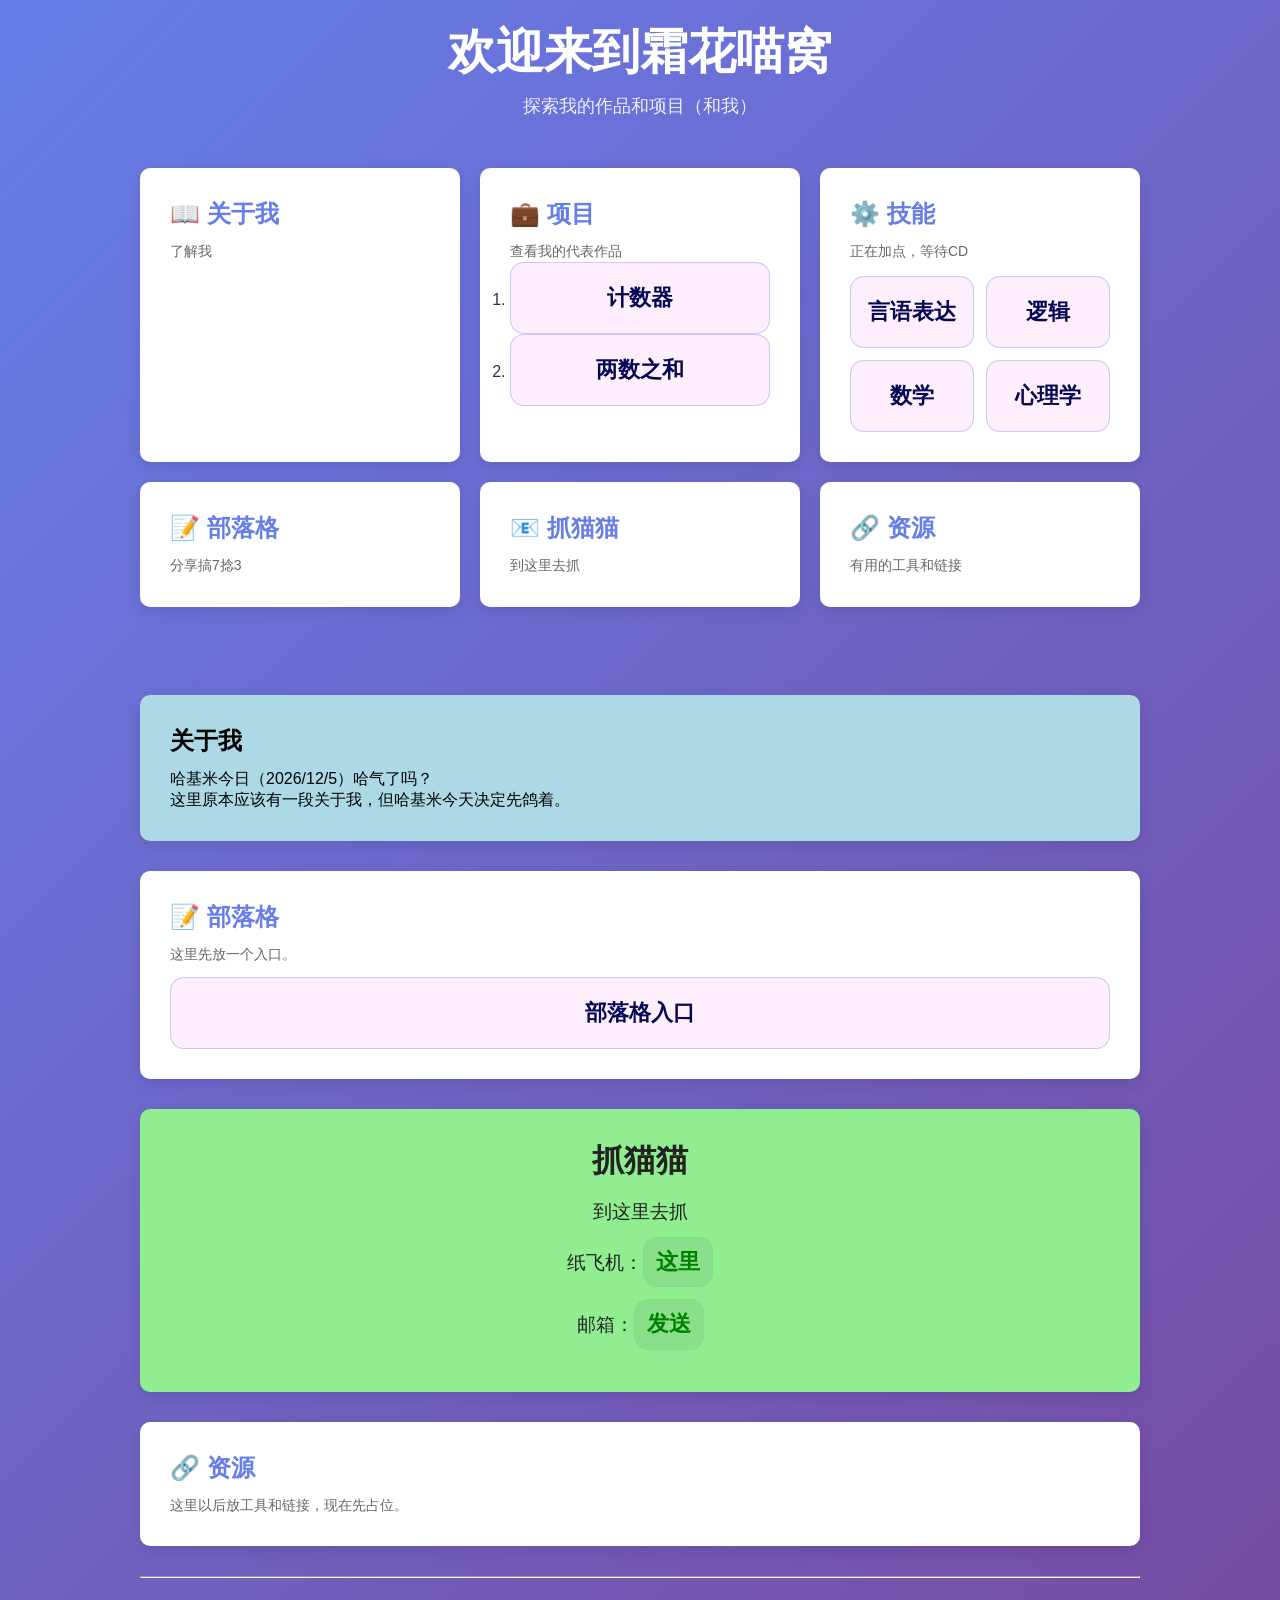
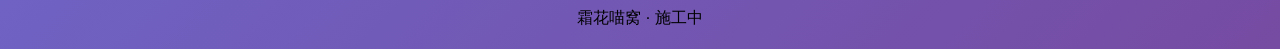
<file: index.html>
<!DOCTYPE html>
<html lang="zh-CN">

<head>
    <meta charset="UTF-8">
    <meta name="viewport" content="width=device-width, initial-scale=1.0">
    <title>个喵网站导航</title>
    <style>
        * {
            margin: 0;
            padding: 0;
            box-sizing: border-box;
        }

        html {
            scroll-behavior: smooth;
        }

        .content-section {
            background: white;
            border-radius: 10px;
            padding: 30px;
            margin-top: 30px;
            box-shadow: 0 4px 15px rgba(0, 0, 0, 0.1);
        }

        #about {
            background: lightblue;
            border-radius: 10px;
            padding: 30px;
            margin-top: 30px;
            box-shadow: 0 4px 15px rgba(0, 0, 0, 0.1);
        }

        #about h2 {
            margin-bottom: 12px;
        }

        #contact {
            background: lightgreen;
            border-radius: 10px;
            padding: 30px;
            margin-top: 30px;
            box-shadow: 0 4px 15px rgba(0, 0, 0, 0.1);
        }

        #contact p {
            text-align: center;
        }

        body {
            font-family: 'Segoe UI', Tahoma, Geneva, Verdana, sans-serif;
            background: linear-gradient(135deg, #667eea 0%, #764ba2 100%);
            min-height: 100vh;
            display: flex;
            align-items: center;
            justify-content: center;
            padding: 20px;
        }

        .container {
            max-width: 1000px;
            width: 100%;
        }

        header {
            text-align: center;
            color: white;
            margin-bottom: 50px;
        }

        h1 {
            font-size: 48px;
            margin-bottom: 10px;
        }

        .subtitle {
            font-size: 18px;
            opacity: 0.9;
        }

        .nav-grid {
            display: grid;
            grid-template-columns: repeat(auto-fit, minmax(250px, 1fr));
            gap: 20px;
            margin-bottom: 40px;
        }

        .nav-card {
            background: white;
            border-radius: 10px;
            padding: 30px;
            text-decoration: none;
            color: #333;
            transition: transform 0.3s, box-shadow 0.3s;
            box-shadow: 0 4px 15px rgba(0, 0, 0, 0.1);
        }

        .nav-card:hover {
            transform: translateY(-5px);
            box-shadow: 0 8px 25px rgba(0, 0, 0, 0.2);
        }

        .nav-card h3 {
            color: #667eea;
            margin-bottom: 10px;
            font-size: 24px;
        }

        .nav-card p {
            font-size: 14px;
            color: #666;
            line-height: 1.6;
        }

        .nav-card a {
            display: flex;
            flex-direction: column;
            align-items: center;
            justify-content: center;
            min-height: 72px;
            padding: 12px;
            border-radius: 14px;
            background: rgba(254, 126, 234, 0.12);
            border: 1px solid rgba(102, 126, 234, 0.35);
            color: #050854;
            text-decoration: none;
            font-weight: 700;
            font-size: 22px;
            line-height: 1.1;
            transition: transform 0.15s ease, background 0.15s ease;
        }

        footer {
            text-align: center;
        }

        .skills-grid {
            display: grid;
            grid-template-columns: repeat(2, minmax(0, 1fr));
            gap: 12px;
            margin-top: 14px;
        }

        .skill-btn {
            display: flex;
            flex-direction: column;
            align-items: center;
            justify-content: center;
            min-height: 72px;
            padding: 12px;
            border-radius: 14px;
            background: rgba(102, 126, 234, 0.12);
            border: 1px solid rgba(102, 126, 234, 0.35);
            color: #4f63d9;
            text-decoration: none;
            font-weight: 700;
            font-size: 22px;
            line-height: 1.1;
            transition: transform 0.15s ease, background 0.15s ease;
        }

        .skill-btn span {
            margin-top: 6px;
            font-size: 14px;
            font-weight: 500;
        }

        .skill-btn:hover {
            background: rgba(102, 126, 234, 0.2);
            transform: translateY(-1px);
        }

        .skill-btn:active {
            transform: scale(0.98);
        }

        .demos-btn {
            display: flex;
            flex-direction: column;
            align-items: center;
            justify-content: center;
            min-height: 72px;
            padding: 12px;
            border-radius: 14px;
            background: rgba(234, 126, 234, 0.12);
            border: 1px solid rgba(234, 126, 234, 0.35);
            color: #050854;
            text-decoration: none;
            font-weight: 700;
            font-size: 22px;
            line-height: 1.1;
            transition: transform 0.15s ease, background 0.15s ease;
        }

        .cnt {
            background: #98e68a;
            border-radius: 20px;
            padding: 24px;
            text-align: center;
            margin-top: 30px;
        }

        .cnt h2 {
            margin: 0 0 16px;
            font-size: 2rem;
            color: #222;
        }

        .cnt p {
            margin: 12px 0;
            font-size: 1.2rem;
            color: #222;
        }

        .cnt a {
            display: inline-block;
            padding: 12px;
            border-radius: 14px;
            background: rgba(100, 126, 100, 0.12);
            border: 1px solid rgba(100, 234, 100, 0.35);
            color: green;
            text-decoration: none;
            font-weight: 700;
            font-size: 22px;
            line-height: 1.1;
        }

        #blog,
        #resources {
            margin-top: 30px;
        }

        #blog a,
        #resources a {
            margin-top: 12px;
        }
    </style>
</head>

<body>
    <div class="container">
        <header>
            <h1>欢迎来到霜花喵窝</h1>
            <p class="subtitle">探索我的作品和项目（和我）</p>
        </header>

        <div class="nav-grid">
            <a href="#about" class="nav-card">
                <h3>📖 关于我</h3>
                <p>了解我</p>
            </a>

            <div class="nav-card">
                <h3>💼 项目</h3>
                <p>查看我的代表作品</p>
                <ol>
                    <li><a class="demos-btn" href="counter.html">计数器</a></li>
                    <li><a class="demos-btn" href="twosum.html">两数之和</a></li>
                </ol>
            </div>

            <div class="nav-card">
                <h3>⚙️ 技能</h3>
                <p>正在加点，等待CD</p>

                <div class="skills-grid">
                    <a class="skill-btn" href="/language.html">言语表达</a>
                    <a class="skill-btn" href="/logic.html">逻辑</a>
                    <a class="skill-btn" href="/math.html">数学</a>
                    <a class="skill-btn" href="/psychology.html">心理学</a>
                </div>
            </div>

            <a href="#blog" class="nav-card">
                <h3>📝 部落格</h3>
                <p>分享搞7捻3</p>
            </a>

            <a href="#contact" class="nav-card">
                <h3>📧 抓猫猫</h3>
                <p>到这里去抓</p>
            </a>

            <a href="#resources" class="nav-card">
                <h3>🔗 资源</h3>
                <p>有用的工具和链接</p>
            </a>
        </div>

        <br>

        <section class="about" id="about">
            <h2>关于我</h2>
            <p>哈基米今日（<span id="date"></span>）哈气了吗？</p>
            <p>这里原本应该有一段关于我，但哈基米今天决定先鸽着。</p>
        </section>

        <section id="blog" class="nav-card">
            <h3>📝 部落格</h3>
            <p>这里先放一个入口。</p>
            <a href="blog.html">部落格入口</a>
        </section>

        <section id="contact" class="cnt">
            <h2>抓猫猫</h2>
            <p>到这里去抓</p>
            <p>纸飞机：<a href="https://t.me/hanami_shouko" target="_blank" rel="noopener noreferrer">这里</a></p>
            <p>邮箱：<a href="mailto:hanamiakishimo@gmail.com">发送</a></p>
        </section>

        <section id="resources" class="nav-card">
            <h3>🔗 资源</h3>
            <p>这里以后放工具和链接，现在先占位。</p>
        </section>

        <hr style="margin: 30px 0;">

        <footer>
            <p>霜花喵窝 · 施工中</p>
        </footer>
    </div>

    <script>
        function updateDate() {
            const now = new Date();
            document.getElementById('date').textContent =
                now.toLocaleDateString('zh-CN');
        }
        updateDate();
    </script>
</body>

</html>
</file>
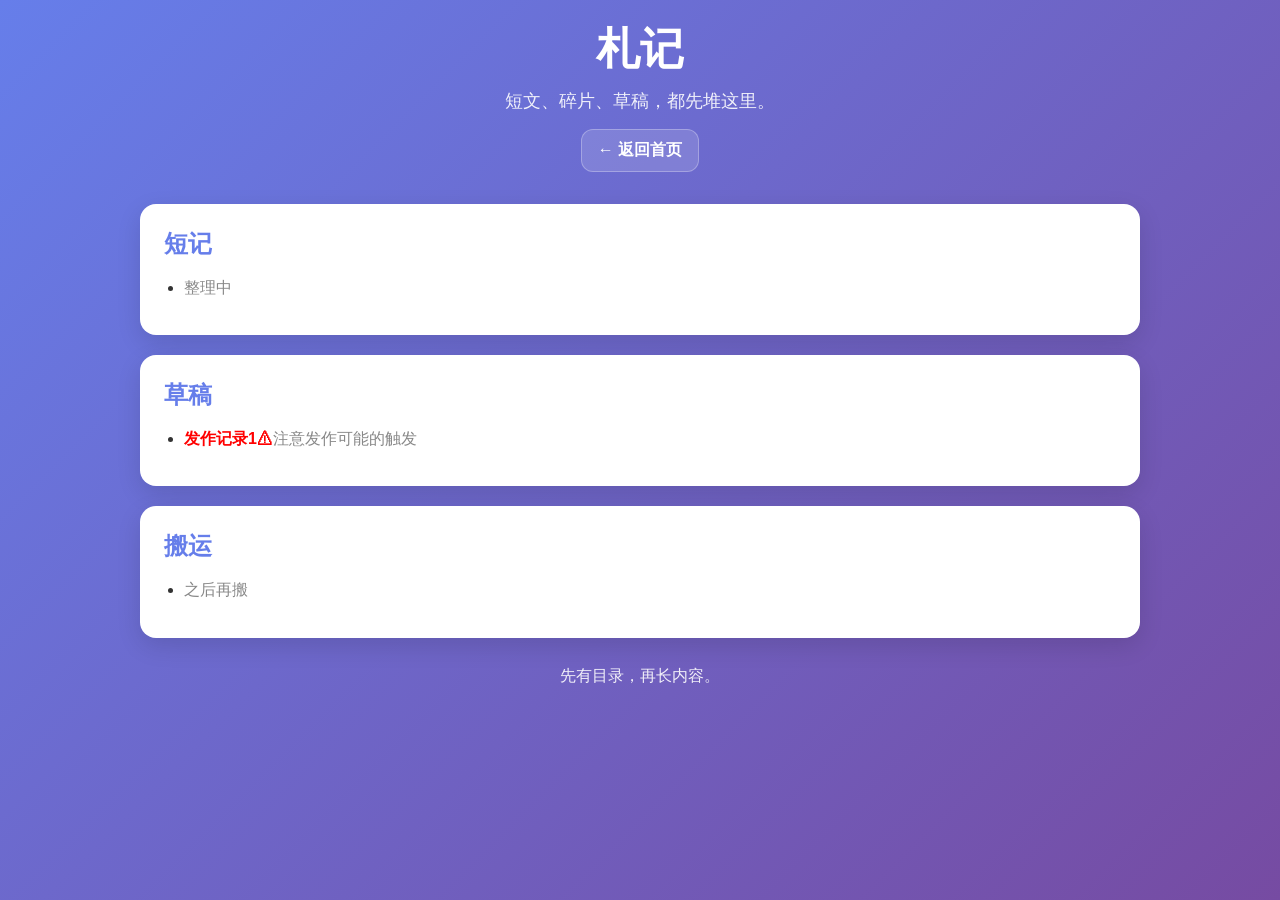
<file: blog.html>
<!DOCTYPE html>
<html lang="zh-CN">
<head>
  <meta charset="UTF-8" />
  <meta name="viewport" content="width=device-width, initial-scale=1.0" />
  <title>部落格 - 霜花喵窝</title>
  <link rel="stylesheet" href="notes.css" />
</head>
<body>
  <div class="container">
    <header class="page-header">
      <h1>札记</h1>
      <p class="subtitle">短文、碎片、草稿，都先堆这里。</p>
        
      <a class="back-link" href="index.html">← 返回首页</a>
    </header>

    <main class="notes-layout">
      <section class="notes-card">
        <h2>短记</h2>
        <ul class="notes-list">
          <li><span class="muted">整理中</span></li>
        </ul>
      </section>

      <section class="notes-card">
        <h2>草稿</h2>
        <ul class="notes-list">
          <li><span class="muted">
            <a style="color:red;" href="incident-1.html">发作记录1⚠</a>注意发作可能的触发
          </span></li>
        </ul>
      </section>

      <section class="notes-card">
        <h2>搬运</h2>
        <ul class="notes-list">
          <li><span class="muted">之后再搬</span></li>
        </ul>
      </section>
    </main>

    <footer class="page-footer">
      <p id="today-text">今天也先堆着。</p>
    </footer>
  </div>

  <script src="notes.js"></script>
</body>
                                              </html>
</file>
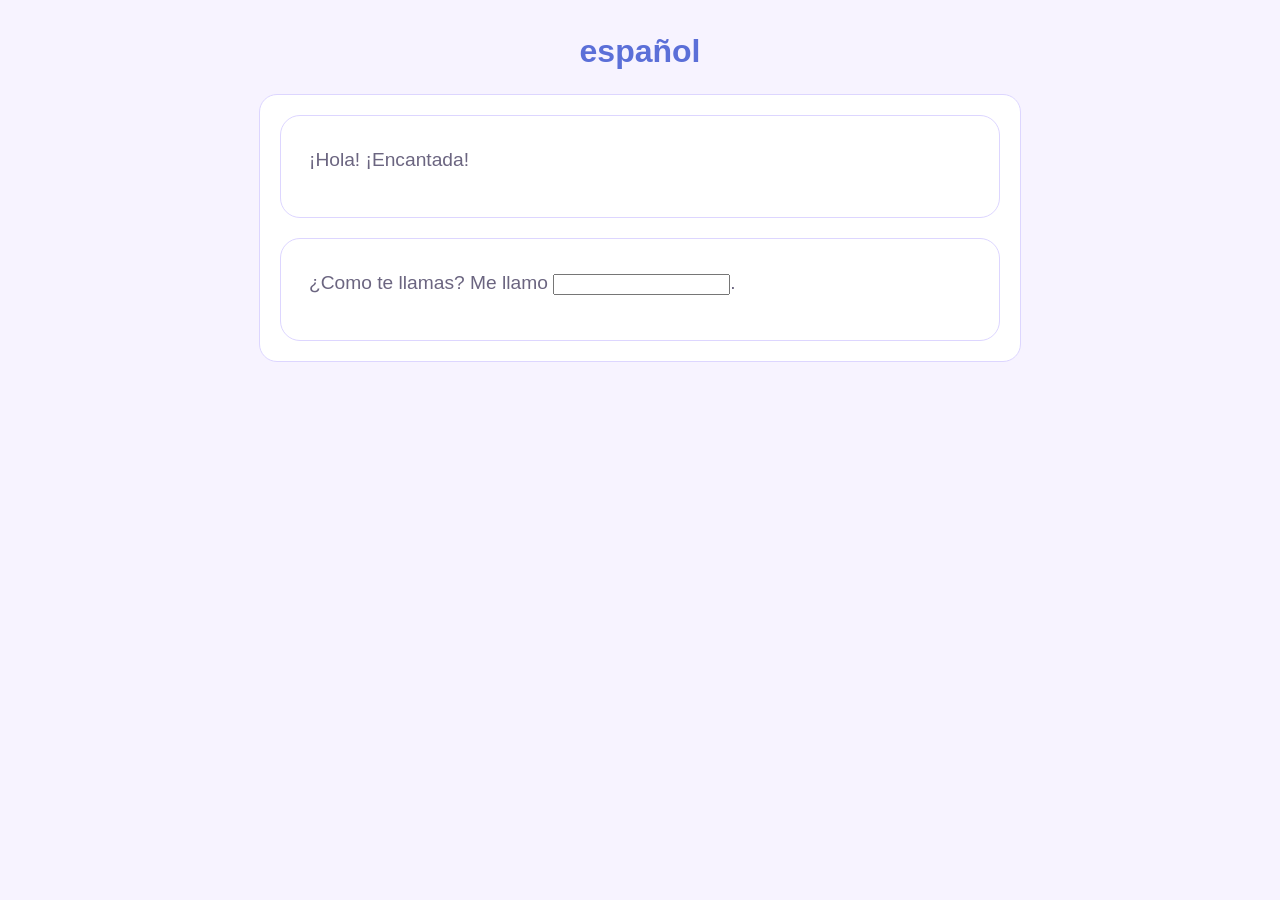
<file: Esp.html>
<html>
  <head>
    <link rel="stylesheet" href="style1.css">
    <title>西班牙语</title>
  </head>
  <body>
    <header>
     <h1>español</h1>
    </header>
    <main>
    <div class="card">
      <p>
¡Hola!
¡Encantada!

      </p>
    </div>
    <div class="card">
      <p>
      ¿Como te llamas?
        
      Me llamo <input type="text" name="nickname">.
      </p>
    </div>
    </main>
  </body>
</html>
</file>
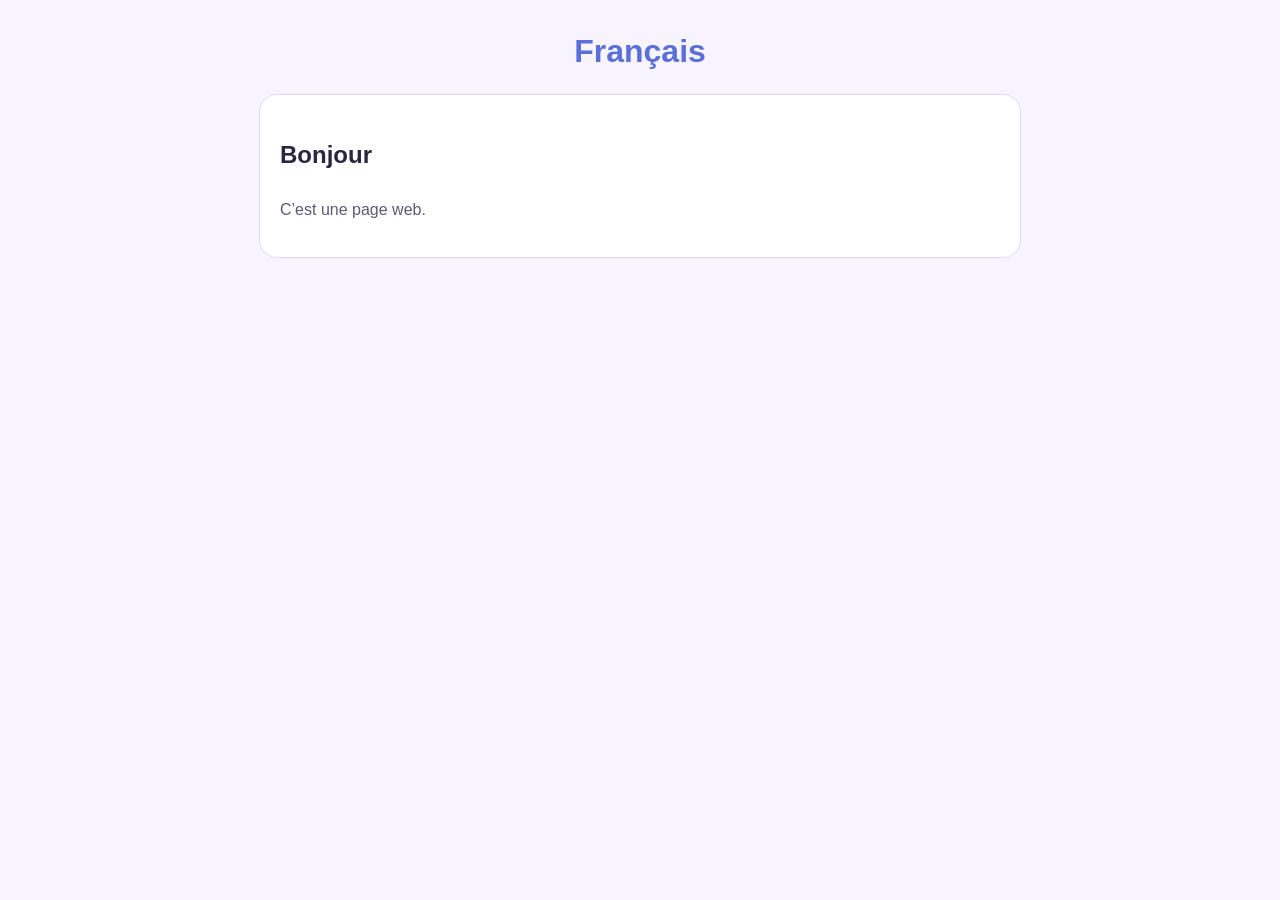
<file: frn.html>
<!DOCTYPE html>
<html lang="zh-CN">
<head>
    <meta charset="UTF-8">
    <meta name="viewport" content="width=device-width, initial-scale=1.0">
    <title>法语</title>
    <link rel="stylesheet" href="style1.css">
</head>
<body>
    <header>
        <h1>Français</h1>
    </header>
    <main>
        <p><h2>Bonjour</h2></p>
        <p>C’est une page web.</p>
    </main>
    
</body>
</html>
</file>
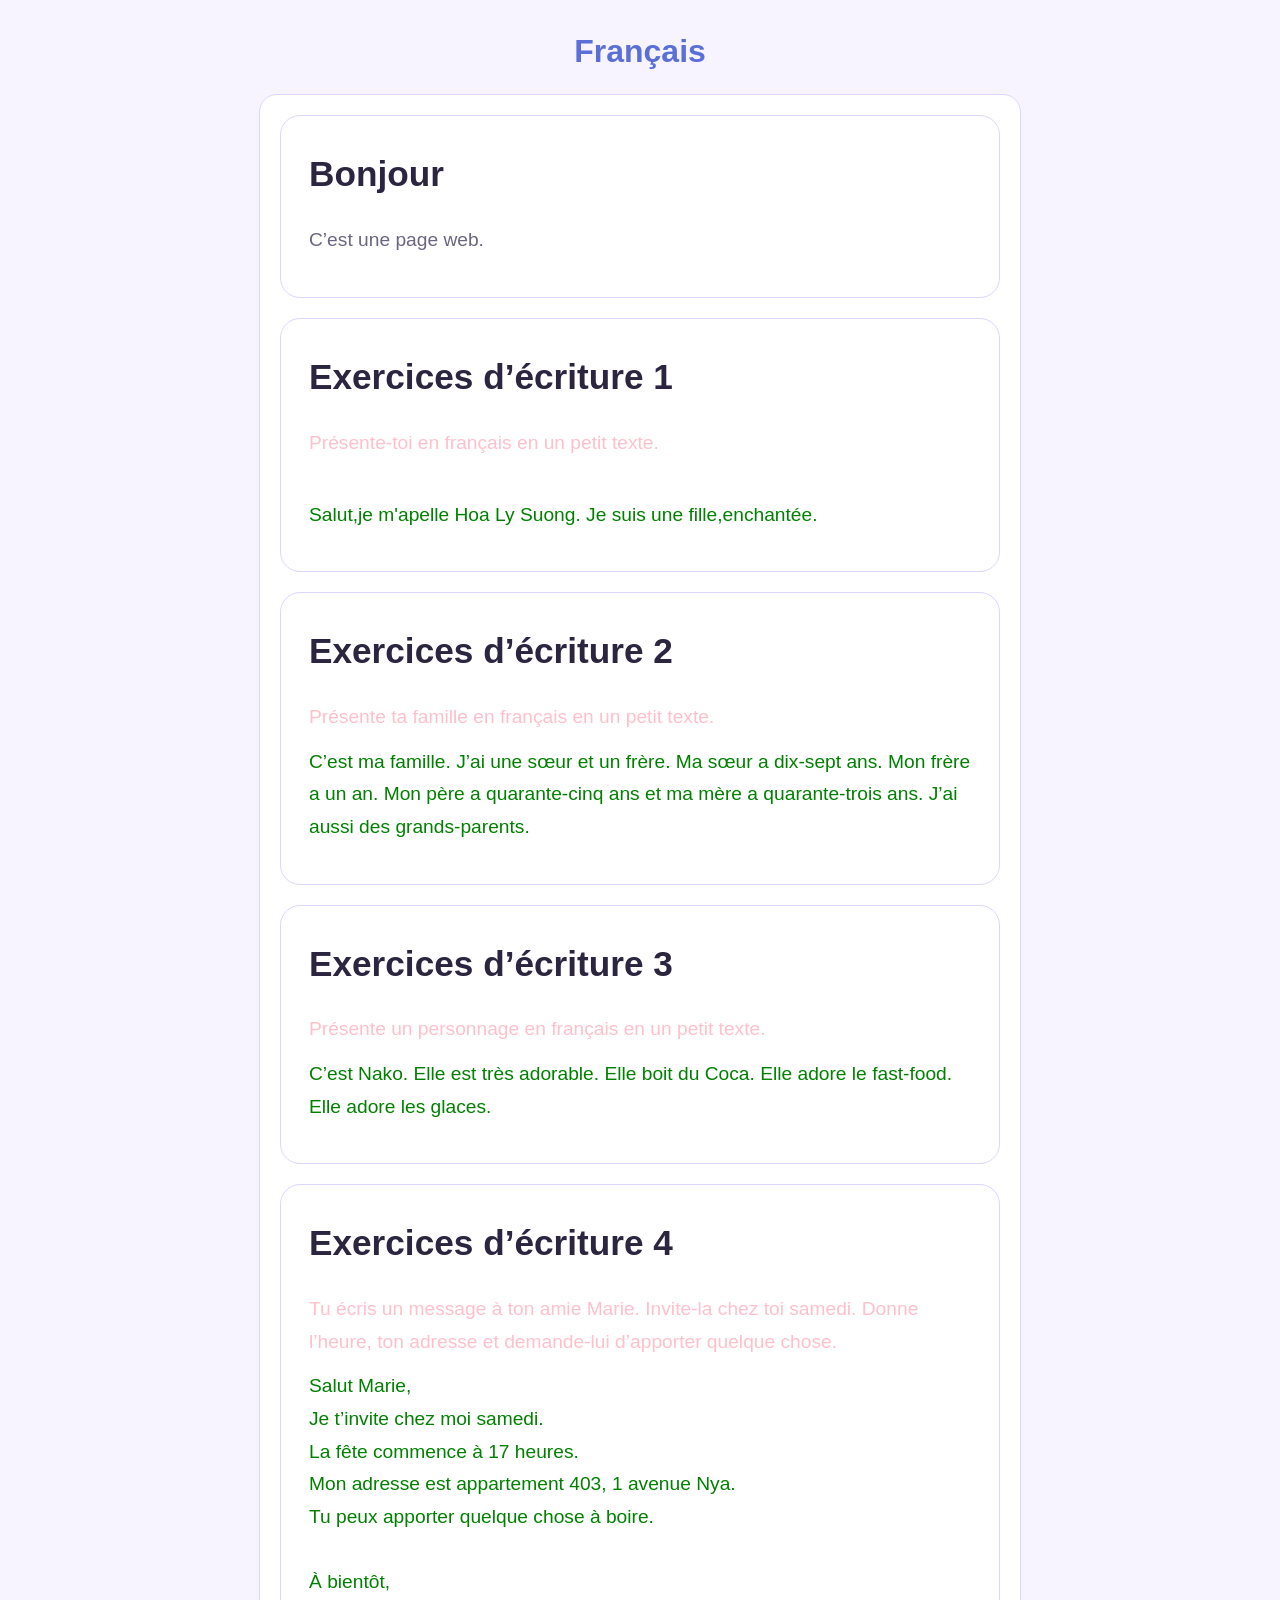
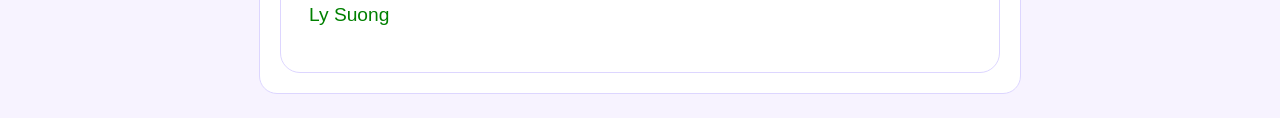
<file: Frn.html>
<!DOCTYPE html>
<html lang="zh-CN">
<head>
    <meta charset="UTF-8">
    <meta name="viewport" content="width=device-width, initial-scale=1.0">
    <title>法语</title>
    <link rel="stylesheet" href="style1.css">
</head>
<body>
    <header>
  <h1>Français</h1>
</header>

<main>
  <div class="card">
    <h2>Bonjour</h2>
    <p>C’est une page web.</p>
  </div>
  <div class="card">
  <h2>Exercices d’écriture 1</h2>
  <p class="q">Présente-toi en français en un petit texte.</p><br>
  <p class="ans">Salut,je m'apelle Hoa Ly Suong. Je suis une fille,enchantée.</p>
  </div>
    <div class="card">
  <h2>Exercices d’écriture 2</h2>
  <p class="q">Présente ta famille en français en un petit texte.</p>
  <p class="ans">C’est ma famille. J’ai une sœur et un frère. Ma sœur a dix-sept ans. Mon frère a un an. Mon père a quarante-cinq ans et ma mère a quarante-trois ans. J’ai aussi des grands-parents.</p>
    </div>
    <div class="card">
  <h2>Exercices d’écriture 3</h2>
  <p class="q">Présente un personnage en français en un petit texte.</p>
  <p class="ans">C’est Nako.
Elle est très adorable.
Elle boit du Coca.
Elle adore le fast-food. Elle adore les glaces.</p>
    </div>
    <div class="card">
  <h2>Exercices d’écriture 4</h2>
  <p class="q">
    Tu écris un message à ton amie Marie. Invite-la chez toi samedi.
    Donne l’heure, ton adresse et demande-lui d’apporter quelque chose.
  </p>
  <p class="ans">
    Salut Marie,<br>
    Je t’invite chez moi samedi.<br>
    La fête commence à 17 heures.<br>
    Mon adresse est appartement 403, 1 avenue Nya.<br>
    Tu peux apporter quelque chose à boire.<br>
    <br>
    À bientôt,<br>
    Ly Suong
  </p>
    </div>
</main>
</body>
</html>
</file>
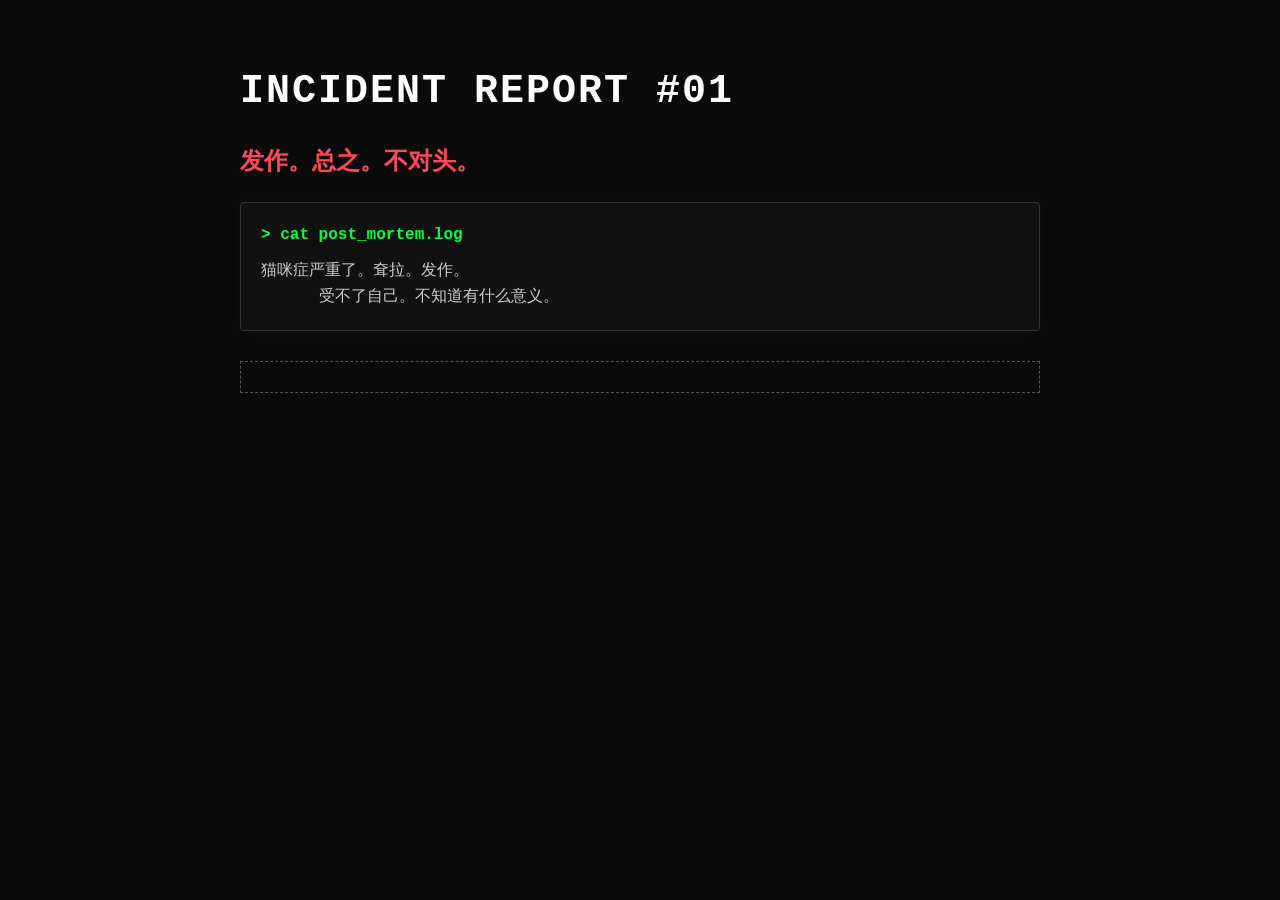
<file: incident-1.html>
<html>
<head>
  <link rel="stylesheet" href="incident.css">
  <meta name="viewport" content="width=device-width, initial-scale=1.0">
</head>
  <body>
    <main>
    
      <h1 class="glitch-title" data-text="INCIDENT REPORT #01">INCIDENT REPORT #01</h1>
    <h1>发作。总之。不对头。</h1>
      <section>
      <div class="terminal-box">
  <p class="prompt">> cat post_mortem.log</p>
  <p id="terminal-log" data-fulltext="猫咪症严重了。耷拉。发作。
      受不了自己。不知道有什么意义。
      想申请天国单次签注但是。
      没那个胆量。不知道做什么才是正确的。我恶心死了。
      我严重了或者怎么样，不知道。
      可能早就鼠了这一切是跑马灯。"></p>
      </div>
    <p id="symptoms" class="card">
    </p>
    
    </section>
    </main>
    <script>
  // 赛博终端打字机效果
  const terminalText = document.getElementById('terminal-log');
  const fullText = terminalText.getAttribute('data-fulltext');
  let index = 0;
  
  function typeWriter() {
    if (index < fullText.length) {
      terminalText.innerHTML += fullText.charAt(index);
      index++;
      setTimeout(typeWriter, 30); // 30ms 打印一个字，速度可调
    } else {
      // 打印完后加个闪烁的光标
      terminalText.innerHTML += '<span class="cursor">_</span>';
    }
  }
  
  // 页面加载完后开始打字
  window.onload = typeWriter;
    </script>
  </body>
</html>
</file>
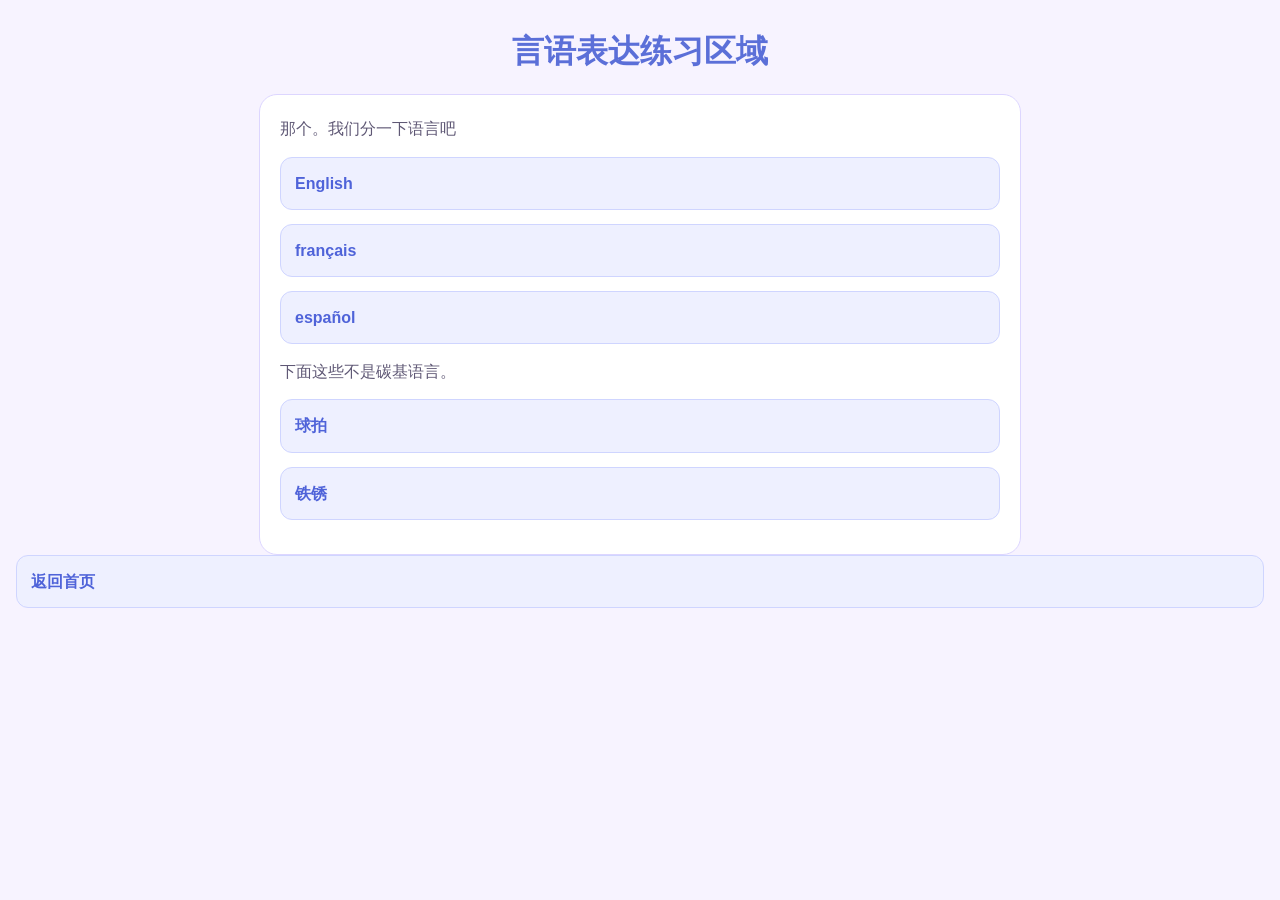
<file: language.html>
<!DOCTYPE html>
<html lang="zh-CN">
<head>
    <meta charset="UTF-8">
    <meta name="viewport" content="width=device-width, initial-scale=1.0">
    <title>点进来了吗别看我</title>
    <link rel="stylesheet" href="style1.css">
</head>
<body>
    <header>
        <h1>言语表达练习区域</h1>
    </header>
    <main>
        <section>
        
        <p>那个。我们分一下语言吧</p>
        <p><a href="Eng.html">English</a></p> 
        <p><a href="Frn.html">français</a></p>
        <p><a href="Esp.html">español</a></p>
        
        </section>
        <section>
            <p>下面这些不是碳基语言。</p>
            <p><a href="racket.html">球拍</a></p>
            <p><a href="rust.html">铁锈</a></p>
        </section>
    </main>
    <footer>
    <div>
        <p><a href="index.html">返回首页</a></p>
    </div>
    </footer>
</body>
</html>
</file>
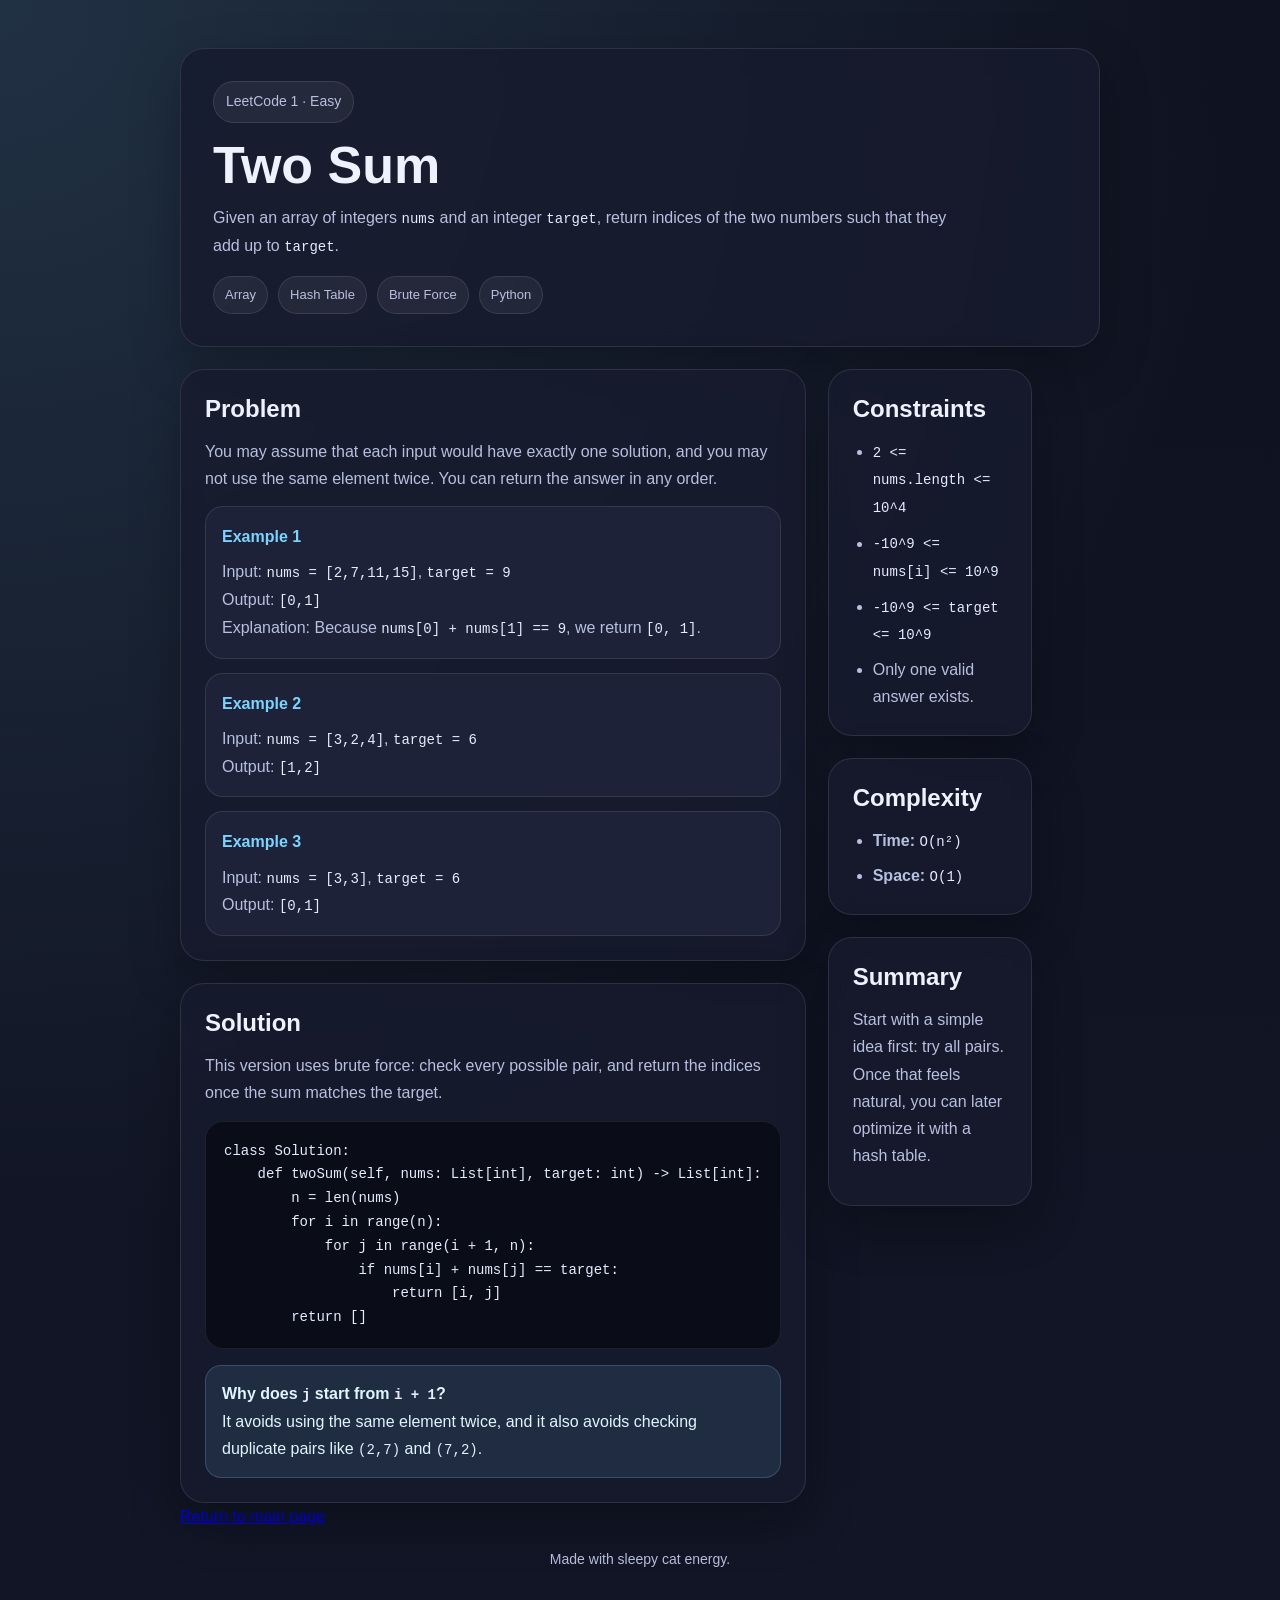
<file: twosum.html>
<!DOCTYPE html>
<html lang="en">
<head>
  <meta charset="UTF-8" />
  <meta name="viewport" content="width=device-width, initial-scale=1.0" />
  <title>Two Sum</title>
   <link rel="stylesheet" href="style2.css">
</head>
<body>
  <div class="wrap">
    <section class="hero">
      <div class="eyebrow">LeetCode 1 · Easy</div>
      <h1>Two Sum</h1>
      <p class="subtitle">
        Given an array of integers <code>nums</code> and an integer <code>target</code>, return indices of the two numbers such that they add up to <code>target</code>.
      </p>
      <div class="tags">
        <span class="tag">Array</span>
        <span class="tag">Hash Table</span>
        <span class="tag">Brute Force</span>
        <span class="tag">Python</span>
      </div>
    </section>

    <div class="grid">
      <section>
        <article class="card">
          <h2>Problem</h2>
          <p class="muted">
            You may assume that each input would have exactly one solution, and you may not use the same element twice.
            You can return the answer in any order.
          </p>

          <div class="example">
            <strong>Example 1</strong>
            <div class="muted">Input: <code>nums = [2,7,11,15]</code>, <code>target = 9</code></div>
            <div class="muted">Output: <code>[0,1]</code></div>
            <div class="muted">Explanation: Because <code>nums[0] + nums[1] == 9</code>, we return <code>[0, 1]</code>.</div>
          </div>

          <div class="example">
            <strong>Example 2</strong>
            <div class="muted">Input: <code>nums = [3,2,4]</code>, <code>target = 6</code></div>
            <div class="muted">Output: <code>[1,2]</code></div>
          </div>

          <div class="example">
            <strong>Example 3</strong>
            <div class="muted">Input: <code>nums = [3,3]</code>, <code>target = 6</code></div>
            <div class="muted">Output: <code>[0,1]</code></div>
          </div>
        </article>

        <article class="card" style="margin-top:22px;">
          <h2>Solution</h2>
          <p class="muted">
            This version uses brute force: check every possible pair, and return the indices once the sum matches the target.
          </p>

          <pre><code>class Solution:
    def twoSum(self, nums: List[int], target: int) -&gt; List[int]:
        n = len(nums)
        for i in range(n):
            for j in range(i + 1, n):
                if nums[i] + nums[j] == target:
                    return [i, j]
        return []</code></pre>

          <div class="note">
            <strong>Why does <code>j</code> start from <code>i + 1</code>?</strong><br />
            It avoids using the same element twice, and it also avoids checking duplicate pairs like <code>(2,7)</code> and <code>(7,2)</code>.
          </div>
        </article>
      </section>

      <aside>
        <article class="card">
          <h2>Constraints</h2>
          <ul>
            <li><code>2 &lt;= nums.length &lt;= 10^4</code></li>
            <li><code>-10^9 &lt;= nums[i] &lt;= 10^9</code></li>
            <li><code>-10^9 &lt;= target &lt;= 10^9</code></li>
            <li>Only one valid answer exists.</li>
          </ul>
        </article>

        <article class="card" style="margin-top:22px;">
          <h2>Complexity</h2>
          <ul>
            <li><strong>Time:</strong> <code>O(n²)</code></li>
            <li><strong>Space:</strong> <code>O(1)</code></li>
          </ul>
        </article>

        <article class="card" style="margin-top:22px;">
          <h2>Summary</h2>
          <p class="muted">
            Start with a simple idea first: try all pairs. Once that feels natural, you can later optimize it with a hash table.
          </p>
        </article>
      </aside>
    </div>
    <div><a href="index.html">Return to main page</a></div>
    <div class="footer">Made with sleepy cat energy.</div>
  </div>
</body>
</html>
</file>
<file: notes.css>
* {
  margin: 0;
  padding: 0;
  box-sizing: border-box;
}

html {
  scroll-behavior: smooth;
}

body {
  font-family: 'Segoe UI', Tahoma, Geneva, Verdana, sans-serif;
  background: linear-gradient(135deg, #667eea 0%, #764ba2 100%);
  min-height: 100vh;
  padding: 20px;
  color: #333;
}

.container {
  max-width: 1000px;
  margin: 0 auto;
}

.page-header {
  text-align: center;
  color: white;
  margin-bottom: 32px;
}

.page-header h1 {
  font-size: 44px;
  margin-bottom: 10px;
}

.subtitle {
  font-size: 18px;
  opacity: 0.9;
  margin-bottom: 16px;
}

.back-link {
  display: inline-block;
  text-decoration: none;
  color: white;
  font-weight: 600;
  padding: 10px 16px;
  border-radius: 12px;
  background: rgba(255, 255, 255, 0.14);
  border: 1px solid rgba(255, 255, 255, 0.28);
}

.back-link:hover {
  background: rgba(255, 255, 255, 0.22);
}

.notes-layout {
  display: grid;
  gap: 20px;
}

.notes-card {
  background: white;
  border-radius: 16px;
  padding: 24px;
  box-shadow: 0 8px 25px rgba(0, 0, 0, 0.12);
}

.notes-card h2 {
  color: #667eea;
  margin-bottom: 14px;
  font-size: 24px;
}

.notes-list {
  padding-left: 20px;
}

.notes-list li {
  margin: 10px 0;
  line-height: 1.7;
}

.notes-list a {
  color: #4f63d9;
  text-decoration: none;
  font-weight: 600;
}

.notes-list a:hover {
  text-decoration: underline;
}

.muted {
  color: #888;
}

.page-footer {
  margin-top: 28px;
  text-align: center;
  color: white;
  opacity: 0.9;
}

@media (max-width: 768px) {
  .page-header h1 {
    font-size: 34px;
  }

  .subtitle {
    font-size: 16px;
  }

  .notes-card {
    padding: 20px;
  }
}
</file>
<file: style1.css>
body {
  margin: 0;
  padding: 24px 16px;
  font-family: "Segoe UI", "Microsoft YaHei", sans-serif;
  background: #f7f3ff;
  color: #2b2540;
  line-height: 1.7;
}

header,
main {
  max-width: 720px;
  margin: 0 auto;
}

header {
  margin-bottom: 16px;
  text-align: center;
}

h1 {
  margin: 0;
  font-size: 2rem;
  color: #5b6fd8;
}

main {
  background: #ffffff;
  border: 1px solid #ddd6ff;
  border-radius: 18px;
  padding: 20px;
}

p {
  margin: 0 0 14px;
  color: #5f5875;
}

p a {
  display: block;
  padding: 12px 14px;
  background: #eef0ff;
  border: 1px solid #cfd5ff;
  border-radius: 12px;
  color: #4f63d9;
  text-decoration: none;
  font-weight: 600;
}

#a1 {
  color: blue;
}

.alert {
  color: #b22222;
  background: #fff1a8;
  padding: 2px 6px;
  border-radius: 6px;
}


.card {
  background: white;
  border: 1px solid #ddd6ff;
  border-radius: 20px;
  padding: 28px;
  margin-bottom: 20px;
}

.card:last-child {
  margin-bottom: 0;
  }
.card h2 {
  margin: 0 0 20px;
  font-size: 2.2rem;
  color: #2b2540;
}

.card p {
  margin: 0 0 12px;
  font-size: 1.2rem;
  color: #6b6580;
}

.card p.q {
  color: pink;
}

.card p.ans {
  color: green;
}
</file>
<file: incident.css>
/* --- 1. 全局暗黑终端底座 (必须加，否则白底白字) --- */
body {
    background-color: #0a0a0a; /* 极暗的黑底 */
    color: #e0e0e0;            /* 柔和的灰白字 */
    font-family: 'Courier New', Courier, monospace; /* 全局等宽字体 */
    line-height: 1.6;
    margin: 0;
    padding: 40px 20px;
    display: flex;
    justify-content: center;
}

main {
    max-width: 800px;
    width: 100%;
}

h1 {
    font-size: 1.5rem;
    color: #ff4757; /* 警告红 */
    margin-top: 20px;
}

/* --- 2. 赛博故障标题 () --- */
.glitch-title {
    position: relative;
    font-size: 2.5rem;
    color: #fff;
    letter-spacing: 2px;
    margin-bottom: 10px;
}

.glitch-title::before,
.glitch-title::after {
    content: attr(data-text);
    position: absolute;
    top: 0;
    left: 0;
    width: 100%;
    height: 100%;
}

.glitch-title::before {
    left: 2px;
    text-shadow: -2px 0 #ff00c1;
    clip: rect(44px, 450px, 56px, 0);
    animation: glitch-anim 5s infinite linear alternate-reverse;
}

.glitch-title::after {    left: -2px;
    text-shadow: -2px 0 #00fff9;
    clip: rect(44px, 450px, 56px, 0);
    animation: glitch-anim2 5s infinite linear alternate-reverse;
}

@keyframes glitch-anim {
    0% { clip: rect(31px, 9999px, 94px, 0); }
    20% { clip: rect(85px, 9999px, 12px, 0); }
    100% { clip: rect(10px, 9999px, 89px, 0); }
}
@keyframes glitch-anim2 {
    0% { clip: rect(65px, 9999px, 100px, 0); }
    20% { clip: rect(25px, 9999px, 60px, 0); }
    100% { clip: rect(90px, 9999px, 15px, 0); }
}

/* --- 3. 终端盒子与打字机样式 (补齐) --- */
.terminal-box {
    background: #111;
    border: 1px solid #333;
    border-radius: 4px;
    padding: 20px;
    margin-top: 20px;
    box-shadow: 0 0 15px rgba(0, 255, 65, 0.05); /* 微弱的绿光 */
}

.prompt {
    color: #00ff41; /* 黑客绿 */
    margin: 0 0 10px 0;
    font-weight: bold;
}

#terminal-log {
    white-space: pre-wrap; /* 保留换行符 */
    color: #ccc;
    margin: 0;
}

.cursor {
    animation: blink 1s step-end infinite;
    color: #00ff41;
}

@keyframes blink {
    50% { opacity: 0; }
}

/* --- 4. 症状卡片样式 (补齐) --- */
.card {    margin-top: 30px;
    padding: 15px;
    border: 1px dashed #555;
    color: #888;
    font-size: 0.9rem;
      }
@media (max-width: 768px) {
    body {
        padding: 20px 15px; /* 手机端边距收紧 */
    }

    .glitch-title {
        font-size: 1.8rem; /* 手机端标题缩小，防止红蓝特效糊掉 */
        letter-spacing: 1px;
    }

    .sub-title {
        font-size: 1rem;
    }

    .terminal-box {
        padding: 15px; /* 手机端内边距缩小 */
        font-size: 0.9rem; /* 终端字体稍微缩小，更有代码感 */
    }
}
</file>
<file: style2.css>
:root {
      --bg: #0f1220;
      --panel: #171b2e;
      --panel-2: #1d2238;
      --text: #eef2ff;
      --muted: #b8c0df;
      --line: rgba(255,255,255,0.1);
      --accent: #7dd3fc;
      --accent2: #f9a8d4;
      --shadow: 0 18px 50px rgba(0, 0, 0, 0.28);
    }

    * { box-sizing: border-box; }
    body {
      margin: 0;
      font-family: Inter, "Segoe UI", Roboto, Arial, sans-serif;
      color: var(--text);
      background:
        radial-gradient(circle at top left, rgba(125, 211, 252, 0.16), transparent 30%),
        radial-gradient(circle at top right, rgba(249, 168, 212, 0.14), transparent 30%),
        linear-gradient(180deg, #0f1220 0%, #14192b 100%);
      line-height: 1.7;
    }

    .wrap {
      width: min(920px, calc(100% - 32px));
      margin: 0 auto;
      padding: 48px 0 64px;
    }

    .hero, .card {
      background: rgba(23, 27, 46, 0.84);
      border: 1px solid var(--line);
      border-radius: 24px;
      box-shadow: var(--shadow);
      backdrop-filter: blur(10px);
    }

    .hero {
      padding: 32px;
      margin-bottom: 22px;
    }

    .eyebrow {
      display: inline-block;
      padding: 8px 12px;
      border-radius: 999px;
      background: rgba(255,255,255,0.06);
      border: 1px solid var(--line);
      color: var(--muted);
      font-size: 14px;
      margin-bottom: 14px;
    }

    h1 {
      margin: 0 0 10px;
      font-size: clamp(34px, 5vw, 52px);
      line-height: 1.1;
    }

    .subtitle {
      margin: 0;
      color: var(--muted);
      max-width: 760px;
    }

    .grid {
      display: grid;
      grid-template-columns: 1.25fr 0.75fr;
      gap: 22px;
    }

    .card {
      padding: 24px;
    }

    h2 {
      margin: 0 0 14px;
      font-size: 24px;
      line-height: 1.25;
    }

    h3 {
      margin: 22px 0 10px;
      font-size: 18px;
    }

    p { margin: 0 0 12px; }
    ul {
      margin: 0;
      padding-left: 20px;
      color: var(--muted);
    }
    li + li { margin-top: 8px; }

    .muted { color: var(--muted); }

    .example {
      background: var(--panel-2);
      border: 1px solid var(--line);
      border-radius: 18px;
      padding: 16px;
      margin-top: 14px;
    }

    .example strong {
      display: block;
      margin-bottom: 8px;
      color: var(--accent);
    }

    pre {
      margin: 14px 0 0;
      padding: 18px;
      border-radius: 18px;
      overflow-x: auto;
      background: #0a0d18;
      border: 1px solid rgba(255,255,255,0.08);
    }

    code {
      font-family: "JetBrains Mono", Consolas, monospace;
      font-size: 14px;
      color: #e5ecff;
    }

    .tags {
      display: flex;
      flex-wrap: wrap;
      gap: 10px;
      margin-top: 16px;
    }

    .tag {
      padding: 7px 11px;
      border-radius: 999px;
      background: rgba(255,255,255,0.06);
      border: 1px solid var(--line);
      color: var(--muted);
      font-size: 13px;
    }

    .note {
      margin-top: 16px;
      padding: 14px 16px;
      border-radius: 16px;
      background: rgba(125, 211, 252, 0.1);
      border: 1px solid rgba(125, 211, 252, 0.22);
      color: #dff6ff;
    }

    .footer {
      margin-top: 18px;
      text-align: center;
      color: var(--muted);
      font-size: 14px;
    }

    @media (max-width: 820px) {
      .grid { grid-template-columns: 1fr; }
      .wrap { width: min(920px, calc(100% - 20px)); padding-top: 24px; }
      .hero, .card { border-radius: 20px; }
        pre {
    white-space: pre-wrap;
    overflow-x: hidden;
    overflow-wrap: anywhere;
        }
    }

body {
  background-size: 200% 200%;
  animation: cyberBreath 15s ease infinite;
}

@keyframes cyberBreath {
  0% { background-position: 0% 50%; }
  50% { background-position: 100% 50%; }
  100% { background-position: 0% 50%; }
}


.card, .hero {
  transition: transform 0.3s ease, box-shadow 0.3s ease;
}
.card:hover, .hero:hover {
  transform: translateY(-4px);
  box-shadow: 0 25px 60px rgba(0, 0, 0, 0.4);
}
</file>
